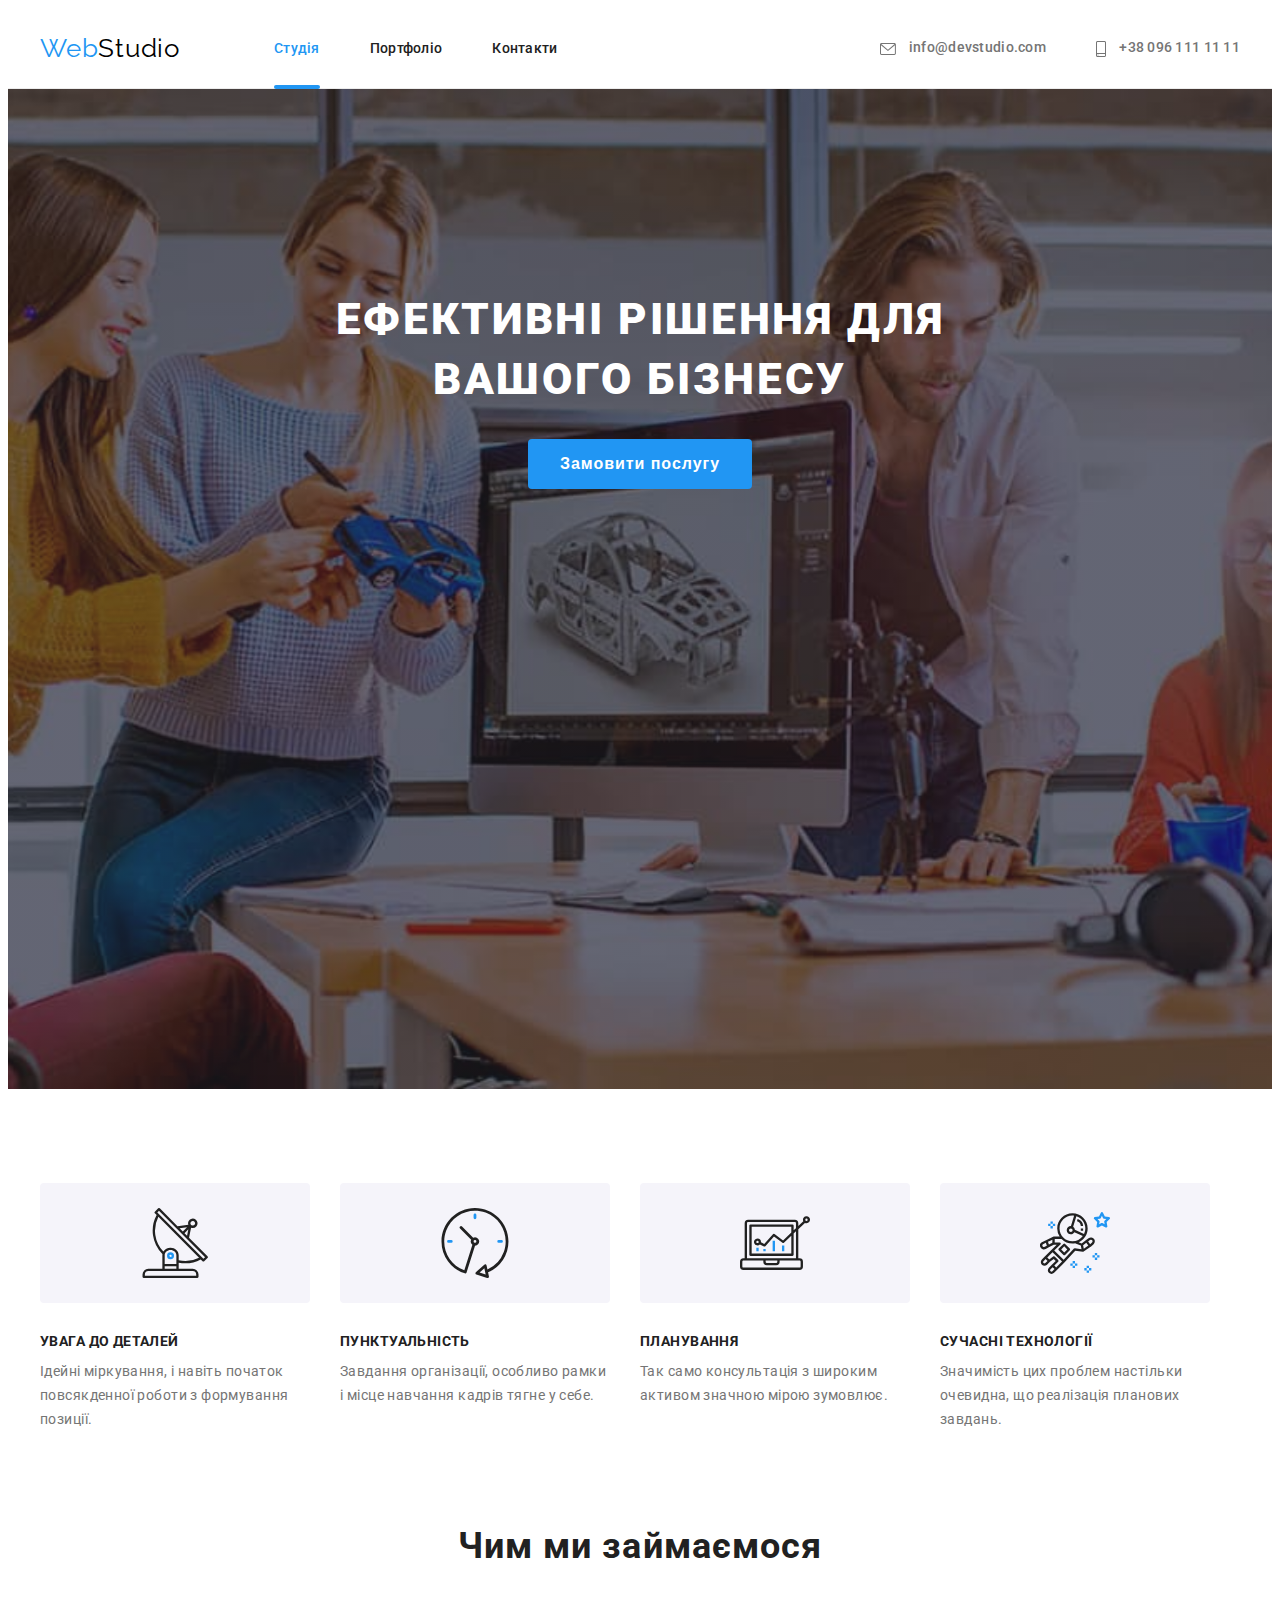
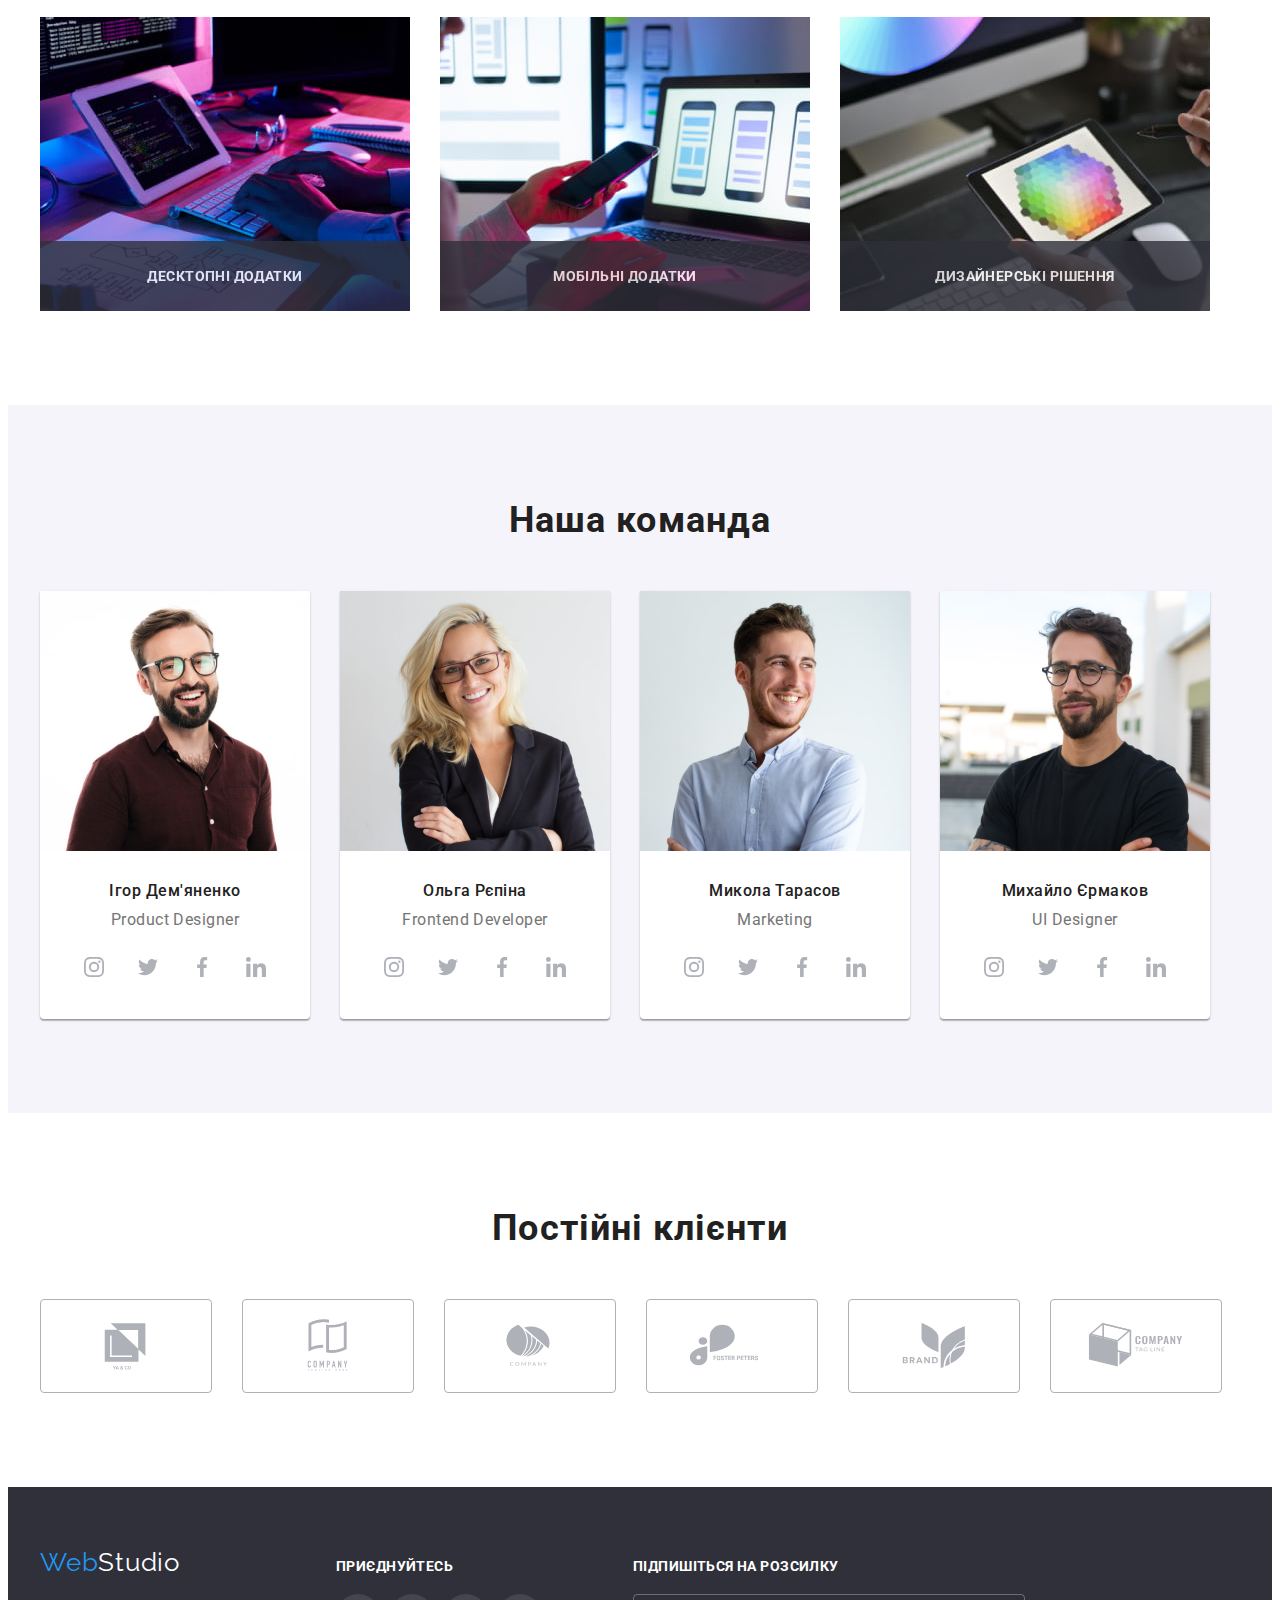
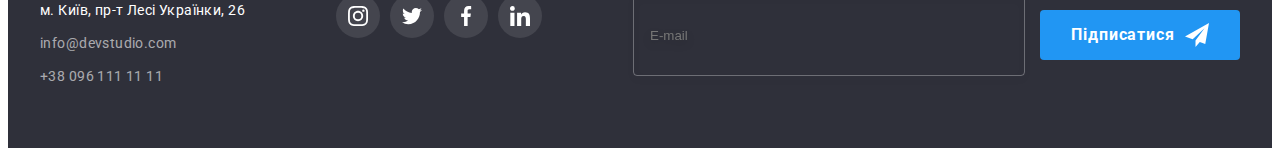
<file: index.html>
<!DOCTYPE html>
<html lang="uk">
  <head>
    <meta charset="UTF-8" />
    <meta http-equiv="X-UA-Compatible" content="IE=edge" />
    <meta name="viewport" content="width=device-width, initial-scale=1.0" />
    <title lang="en">WebStudio Студія</title>

    <link rel="preconnect" href="https://fonts.googleapis.com" />
    <link rel="preconnect" href="https://fonts.gstatic.com" crossorigin />
    <link
      href="https://fonts.googleapis.com/css2?family=Raleway:wght@700&family=Roboto:wght@400;500;700;900&display=swap"
      rel="stylesheet"
    />
    <link
      rel="stylesheet"
      href="https://cdnjs.cloudflare.com/ajax/libs/modern-normalize/1.1.0/modern-normalize.min.css"
      integrity="sha512-wpPYUAdjBVSE4KJnH1VR1HeZfpl1ub8YT/NKx4PuQ5NmX2tKuGu6U/JRp5y+Y8XG2tV+wKQpNHVUX03MfMFn9Q=="
      crossorigin="anonymous"
      referrerpolicy="no-referrer"
    />
    <link rel="stylesheet" href="./css/main.min.css">
    <!-- <link rel="stylesheet" href="./style.css" /> -->
  </head>
  <body>
    <!-- header -->
    <header class="page-header">
      <div class="page-header__nav container">
        <nav class="page-header__nav">
          <a href="./index.html" lang="en" class="logo link"
            >Web<span class="page-header__logo">Studio</span></a
          >
          <ul class="site-nav list">
            <li class="site-nav__item">
              <a href="./index.html" class="site-nav__link link site-nav__link--current" title="Студія">Студія</a>
            </li>
            <li class="site-nav__item">
              <a href="./portfolio.html" class="site-nav__link link" title="Портфоліо">Портфоліо</a>
            </li>
            <li class="site-nav__item"><a href="#" class="site-nav__link link">Контакти</a></li>
          </ul>
        </nav>

        <ul class="contact-nav list">
          <li class="contact-nav__item">
            <a href="mailto:info@devstudio.com" class="contact-nav__link link">
              <svg class="contact-nav__icon" width="16" height="12">
                <use href="./images/icon-set.svg#icon-mail"></use>
              </svg>
              info@devstudio.com</a
            >
          </li>
          <li class="contact-nav__item">
            <a href="tel:+380961111111" class="contact-nav__link link"
              ><svg class="contact-nav__icon" width="10" height="16">
                <use href="./images/icon-set.svg#icon-smartphone"></use>
              </svg>
              +38 096 111 11 11</a
            >
          </li>
        </ul>
      </div>
    </header>
    <main>
      <!-- hero section -->
      <section class="hero hero--overlay">
        <div class="container">
          <h1 class="hero__title">Ефективні рішення для вашого бізнесу</h1>
          <button class="primary-btn" type="button" data-modal-open>Замовити послугу</button>
        </div>
      </section>

      <!-- benefit section -->
      <section class="benefit section">
        <div class="container">
          <h2 class="visually-hidden section__title">Наші переваги</h2>
          <ul class="benefit__list list">
            <li class="benefit__item">
              <div class="benefit__icon">
                <svg width="70" height="70">
                  <use href="./images/icon-set.svg#icon-satellite"></use>
                </svg>
              </div>

              <h3 class="benefit__heading">Увага до деталей</h3>
              <p class="benefit__description">
                Ідейні міркування, і навіть початок повсякденної роботи з формування позиції.
              </p>
            </li>
            <li class="benefit__item">
              <div class="benefit__icon">
                <svg width="70" height="70">
                  <use href="./images/icon-set.svg#icon-clock"></use>
                </svg>
              </div>
              <h3 class="benefit__heading">Пунктуальність</h3>
              <p class="benefit__description">
                Завдання організації, особливо рамки і місце навчання кадрів тягне у себе.
              </p>
            </li>
            <li class="benefit__item">
              <div class="benefit__icon">
                <svg width="70" height="70">
                  <use href="./images/icon-set.svg#icon-diagram"></use>
                </svg>
              </div>
              <h3 class="benefit__heading">Планування</h3>
              <p class="benefit__description">
                Так само консультація з широким активом значною мірою зумовлює.
              </p>
            </li>
            <li class="benefit__item">
              <div class="benefit__icon">
                <svg width="70" height="70">
                  <use href="./images/icon-set.svg#icon-astronaut"></use>
                </svg>
              </div>
              <h3 class="benefit__heading">Сучасні технології</h3>
              <p class="benefit__description">
                Значимість цих проблем настільки очевидна, що реалізація планових завдань.
              </p>
            </li>
          </ul>
        </div>
      </section>
      <!-- about-section -->
      <section class="section">
        <div class="container">
          <h2 class="section__title">Чим ми займаємося</h2>
          <ul class="about-list list">
            <li>
              <div class="thumb">
                <img src="./images/coding.jpg" alt="Зображення процессу кодування" width="370" />
                <p class="about-list__text">Десктопні додатки</p>
              </div>
            </li>
            <li>
              <div class="thumb">
                <img
                  src="./images/check_phone.jpg"
                  alt="Зображення налаштування мобільної версії"
                  width="370"
                />
                <p class="about-list__text">Мобільні додатки</p>
              </div>
            </li>
            <li>
              <div class="thumb">
                <img
                  src="./images/check_color.jpg"
                  alt="Зображення підбору колористичної схеми"
                  width="370"
                />
                <p class="about-list__text">Дизайнерські рішення</p>
              </div>
            </li>
          </ul>
        </div>
      </section>
      <!-- Teams section -->
      <section class="teams section">
        <div class="container">
          <h2 class="section__title">Наша команда</h2>
          <ul class="teams__list list">
            <li class="teams__card">
              <img src="./images/product_designer.jpg" alt="Фото Ігора Дем'яненка" width="270" />
              <div class="teams__description">
                <h3 class="teams__person">Ігор Дем'яненко</h3>
                <p class="teams__career" lang="en">Product Designer</p>
                <ul class="social-list list">
                  <li class="social-list__item">
                    <a href="" class="social-list__link link"
                      ><svg class="social-list__icon" width="20" height="20">
                        <use href="./images/icon-set.svg#icon-instagram"></use>
                      </svg>
                    </a>
                  </li>
                  <li class="social-list__item">
                    <a href="" class="social-list__link link"
                      ><svg class="social-list__icon" width="20" height="20">
                        <use href="./images/icon-set.svg#icon-twitter"></use>
                      </svg>
                    </a>
                  </li>
                  <li class="social-list__item">
                    <a href="" class="social-list__link link"
                      ><svg class="social-list__icon" width="20" height="20">
                        <use href="./images/icon-set.svg#icon-facebook"></use>
                      </svg>
                    </a>
                  </li>
                  <li class="social-list__item">
                    <a href="" class="social-list__link link"
                      ><svg class="social-list__icon" width="20" height="20">
                        <use href="./images/icon-set.svg#icon-linkedin"></use>
                      </svg>
                    </a>
                  </li>
                </ul>
              </div>
            </li>
            <li class="teams__card">
              <img src="./images/frontend_developer.jpg" alt="Фото Ольги Рєпіної" width="270" />
              <div class="teams__description">
                <h3 class="teams__person">Ольга Рєпіна</h3>
                <p class="teams__career" lang="en">Frontend Developer</p>
               <ul class="social-list list">
                  <li class="social-list__item">
                    <a href="" class="social-list__link link"
                      ><svg class="social-list__icon" width="20" height="20">
                        <use href="./images/icon-set.svg#icon-instagram"></use>
                      </svg>
                    </a>
                  </li>
                  <li class="social-list__item">
                    <a href="" class="social-list__link link"
                      ><svg class="social-list__icon" width="20" height="20">
                        <use href="./images/icon-set.svg#icon-twitter"></use>
                      </svg>
                    </a>
                  </li>
                  <li class="social-list__item">
                    <a href="" class="social-list__link link"
                      ><svg class="social-list__icon" width="20" height="20">
                        <use href="./images/icon-set.svg#icon-facebook"></use>
                      </svg>
                    </a>
                  </li>
                  <li class="social-list__item">
                    <a href="" class="social-list__link link"
                      ><svg class="social-list__icon" width="20" height="20">
                        <use href="./images/icon-set.svg#icon-linkedin"></use>
                      </svg>
                    </a>
                  </li>
                </ul>
              </div>
            </li>
            <li class="teams__card">
              <img src="./images/marketing.jpg" alt="Фото Миколи Тарасова" width="270" />
              <div class="teams__description">
                <h3 class="teams__person">Микола Тарасов</h3>
                <p class="teams__career" lang="en">Marketing</p>
               <ul class="social-list list">
                  <li class="social-list__item">
                    <a href="" class="social-list__link link"
                      ><svg class="social-list__icon" width="20" height="20">
                        <use href="./images/icon-set.svg#icon-instagram"></use>
                      </svg>
                    </a>
                  </li>
                  <li class="social-list__item">
                    <a href="" class="social-list__link link"
                      ><svg class="social-list__icon" width="20" height="20">
                        <use href="./images/icon-set.svg#icon-twitter"></use>
                      </svg>
                    </a>
                  </li>
                  <li class="social-list__item">
                    <a href="" class="social-list__link link"
                      ><svg class="social-list__icon" width="20" height="20">
                        <use href="./images/icon-set.svg#icon-facebook"></use>
                      </svg>
                    </a>
                  </li>
                  <li class="social-list__item">
                    <a href="" class="social-list__link link"
                      ><svg class="social-list__icon" width="20" height="20">
                        <use href="./images/icon-set.svg#icon-linkedin"></use>
                      </svg>
                    </a>
                  </li>
                </ul>
              </div>
            </li>
            <li class="teams__card">
              <img src="./images/ua_designer.jpg" alt="Фото Михайла Єрмакова" width="270" />
              <div class="teams__description">
                <h3 class="teams__person">Михайло Єрмаков</h3>
                <p class="teams__career" lang="en">UI Designer</p>
                <ul class="social-list list">
                  <li class="social-list__item">
                    <a href="" class="social-list__link link"
                      ><svg class="social-list__icon" width="20" height="20">
                        <use href="./images/icon-set.svg#icon-instagram"></use>
                      </svg>
                    </a>
                  </li>
                  <li class="social-list__item">
                    <a href="" class="social-list__link link"
                      ><svg class="social-list__icon" width="20" height="20">
                        <use href="./images/icon-set.svg#icon-twitter"></use>
                      </svg>
                    </a>
                  </li>
                  <li class="social-list__item">
                    <a href="" class="social-list__link link"
                      ><svg class="social-list__icon" width="20" height="20">
                        <use href="./images/icon-set.svg#icon-facebook"></use>
                      </svg>
                    </a>
                  </li>
                  <li class="social-list__item">
                    <a href="" class="social-list__link link"
                      ><svg class="social-list__icon" width="20" height="20">
                        <use href="./images/icon-set.svg#icon-linkedin"></use>
                      </svg>
                    </a>
                  </li>
                </ul>
              </div>
            </li>
          </ul>
        </div>
      </section>
      <!-- Client-section  -->
      <section class="client section">
        <div class="container">
          <h2 class="section__title">Постійні клієнти</h2>
          <ul class="client__list list">
            <li >
              <a href="" class="client__link link">
                <svg class="client__icon" width="106" height="60">
                  <use href="./images/icon-set.svg#icon-first-logo"></use>
                </svg>
              </a>
            </li>
            <li >
              <a href="" class="client__link link">
                <svg class="client__icon" width="106" height="60">
                  <use href="./images/icon-set.svg#icon-second-logo"></use>
                </svg>
              </a>
            </li>
            <li>
              <a href="" class="client__link link">
                <svg class="client__icon" width="106" height="60">
                  <use href="./images/icon-set.svg#icon-third-logo"></use>
                </svg>
              </a>
            </li>
            <li >
              <a href="" class="client__link link">
                <svg class="client__icon" width="106" height="60">
                  <use href="./images/icon-set.svg#icon-fourth-logo"></use>
                </svg>
              </a>
            </li>
            <li>
              <a href="" class="client__link link">
                <svg class="client__icon" width="106" height="60">
                  <use href="./images/icon-set.svg#icon-fifth-logo"></use>
                </svg>
              </a>
            </li>
            <li>
              <a href="" class="client__link link">
                <svg class="client__icon" width="106" height="60">
                  <use href="./images/icon-set.svg#icon-sixth-logo"></use>
                </svg>
              </a>
            </li>
          </ul>
        </div>
      </section>
    </main>
    <!-- Footer -->
    <footer class="page-footer">
      <div class="container page-footer__column">
        <div class="column">
          <a href="./index.html" lang="en" class="column__logo logo link"
            >Web<span class="page-footer__logo">Studio</span></a
          >
          <address>
            <ul class="list">
              <li class="address-item">
                <a
                  href="https://www.google.com/maps/d/viewer?mid=10uSM3H-mIU3GznYo2szRIEphczw&hl=en_US&ll=50.426981454572825%2C30.538889775929036&z=18"
                  class="contacts-office link"
                  target="_blank"
                  rel="noopener noreferrer nofollow"
                  >м. Київ, пр-т Лесі Українки, 26</a
                >
              </li>
              <li class="address-item">
                <a href="mailto:info@devstudio.com" class="contacts-footer link"
                  >info@devstudio.com</a
                >
              </li>
              <li class="address-item">
                <a href="tel:+380961111111" class="contacts-footer link">+38 096 111 11 11</a>
              </li>
            </ul>
          </address>
        </div>
        <div class="column">
          <h2 class="join-title">приєднуйтесь</h2>
          <ul class="social-list list">
            <li class="social-list__item">
              <a href="" class="social-list__link link"
                ><svg class="social-list__icon" width="20" height="20">
                  <use href="./images/icon-set.svg#icon-instagram"></use>
                </svg>
              </a>
            </li>
            <li class="social-list__item">
              <a href="" class="social-list__link link"
                ><svg class="social-list__icon" width="20" height="20">
                  <use href="./images/icon-set.svg#icon-twitter"></use>
                </svg>
              </a>
            </li>
            <li class="social-list__item">
              <a href="" class="social-list__link link"
                ><svg class="social-list__icon" width="20" height="20">
                  <use href="./images/icon-set.svg#icon-facebook"></use>
                </svg>
              </a>
            </li>
            <li class="social-list__item">
              <a href="" class="social-list__link link"
                ><svg class="social-list__icon" width="20" height="20">
                  <use href="./images/icon-set.svg#icon-linkedin"></use>
                </svg>
              </a>
            </li>
          </ul>
        </div>
        <div>
          <h2 class="join-title">Підпишіться на розсилку</h2>
          <form>
            <input
              class="subscribe-input"
              type="email"
              name="email"
              id="email"
              placeholder="E-mail"
            />

            <button type="submit" class="subcribe-btn">
              Підписатися<svg class="icon" width="24" height="24">
                <use href="./images/icon-set.svg#icon-send"></use>
              </svg>
            </button>
          </form>
        </div>
      </div>
    </footer>
    <!-- Modal  -->
    <div class="backdrop is-hidden" data-modal>
      <div class="modal">
        <button class="close-btn" data-modal-close>
          <svg class="icon" width="18" height="18">
            <use href="./images/icon-set.svg#icon-close-black"></use>
          </svg>
        </button>
        <h2 class="modal-title">Залиште свої дані, ми вам передзвонимо</h2>
        <form class="callback-form">
          <div class="form-field">
            <label for="user-name" class="form-lable">Ім'я</label>
            <input type="text" name="user-name" id="user-name" class="form-input" placeholder=" " />

            <svg class="icon" width="18" height="18">
              <use href="./images/icon-set.svg#icon-person"></use>
            </svg>
          </div>
          <div class="form-field">
            <label for="user-phone" class="form-lable">Телефон</label>
            <input type="tel" name="user-phone" id="user-phone" class="form-input" />

            <svg class="icon" width="18" height="18">
              <use href="./images/icon-set.svg#icon-phone"></use>
            </svg>
          </div>
          <div class="form-field">
            <label for="user-email" class="form-lable">Пошта</label>
            <input type="email" name="user-email" id="user-email" class="form-input" />

            <svg class="icon" width="18" height="18">
              <use href="./images/icon-set.svg#icon-mail"></use>
            </svg>
          </div>
          <div class="coment-field">
            <label for="coments" class="form-lable">Коментар</label>
            <textarea
              name="coments"
              id="coments"
              rows="9"
              class="form-coments"
              placeholder="Введіть текст"
            ></textarea>
          </div>
          <div class="accept-form">
            <input type="checkbox" value="accept" name="accept" class="checkbox" id="accept" />

            <label for="accept" class="accept-label"
              ><span class="accept-icon">
                <svg class="icon" width="16" height="15">
                  <use href="./images/icon-set.svg#icon-check"></use>
                </svg>
              </span>
              Погоджуюся з розсилкою та приймаю
              <a href="#" class="contract-terms">Умови договору</a>
            </label>
          </div>
          <div class="send-btn">
            <button type="submit" class="subcribe-btn">Відправити</button>
          </div>
        </form>
      </div>
    </div>
    <script src="./js/modal.js"></script>
  </body>
</html>
</file>
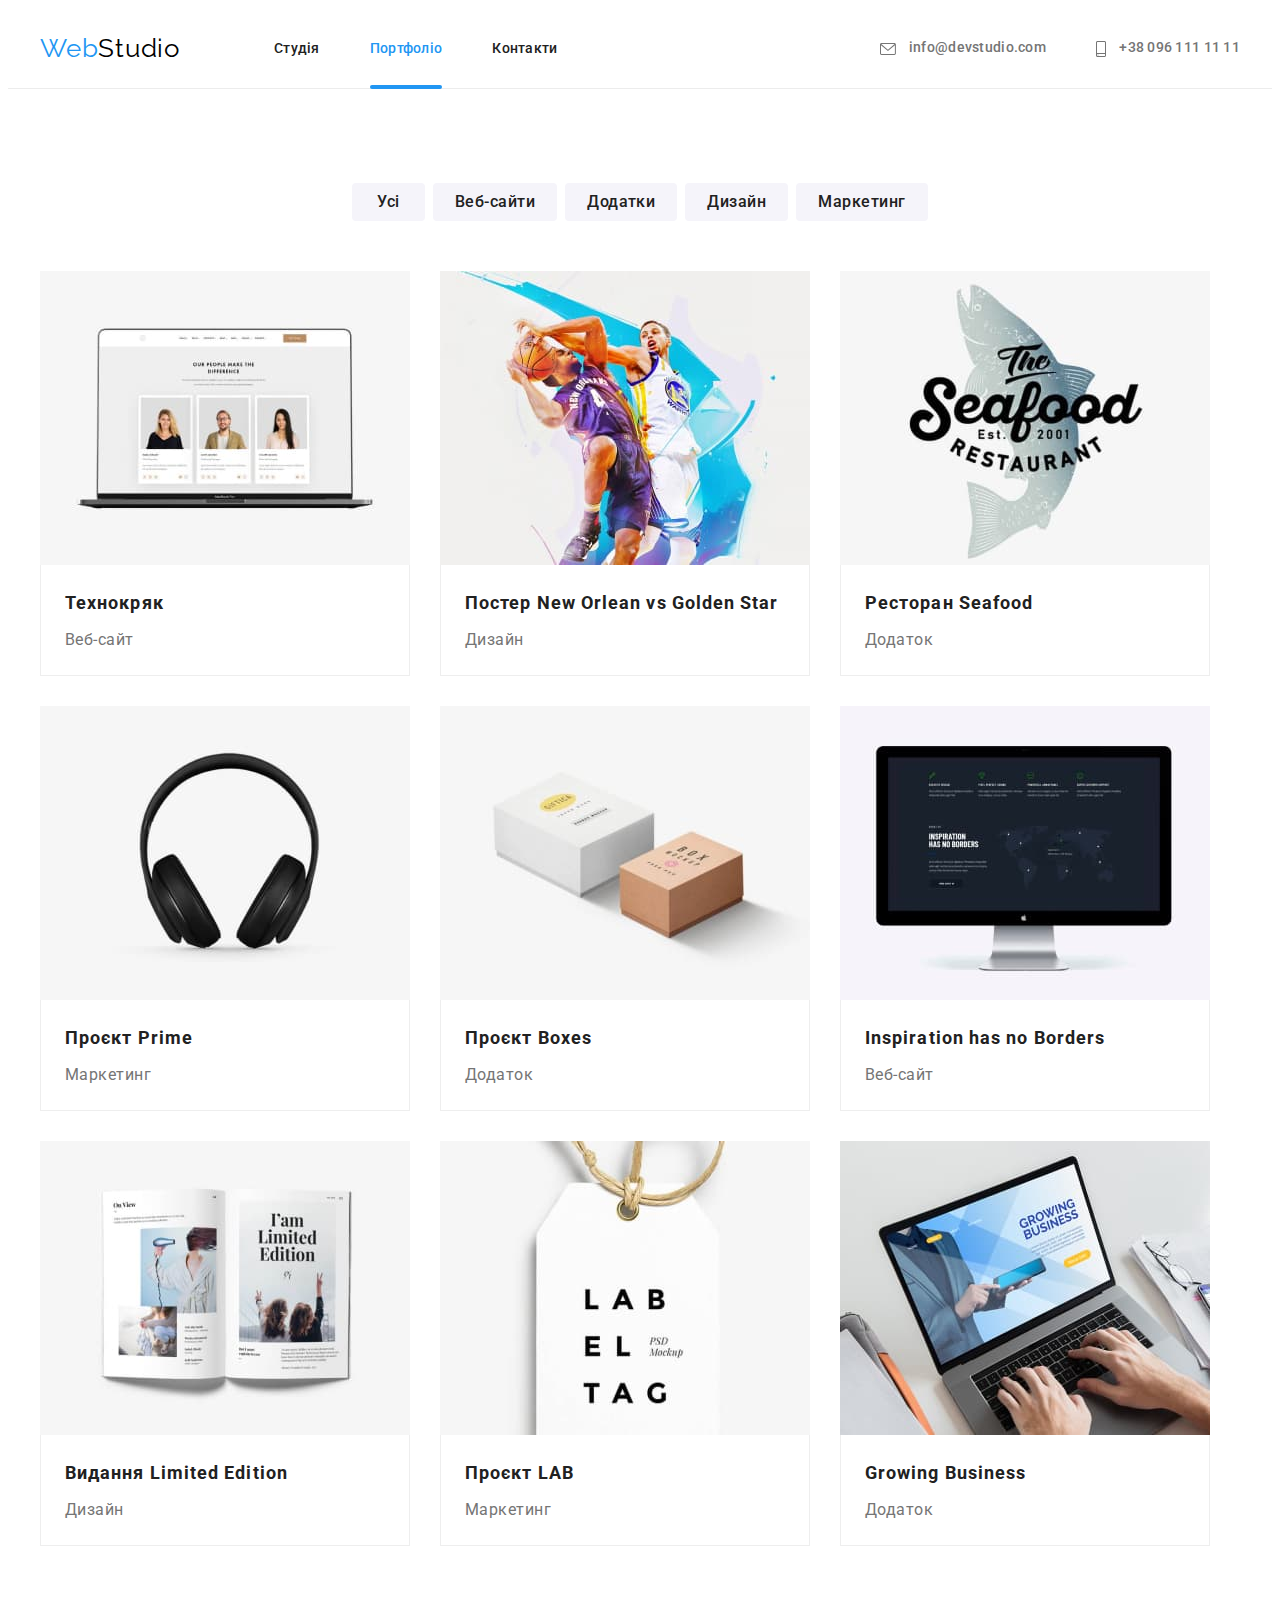
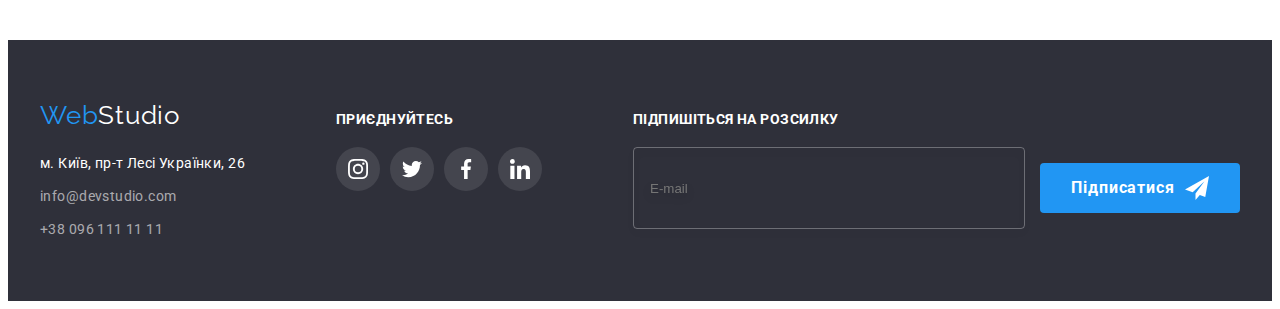
<file: portfolio.html>
<!DOCTYPE html>
<html lang="uk">
  <head>
    <meta charset="UTF-8" />
    <meta http-equiv="X-UA-Compatible" content="IE=edge" />
    <meta name="viewport" content="width=device-width, initial-scale=1.0" />
    <title lang="en">WebStudio Портфоліо</title>

    <link rel="preconnect" href="https://fonts.googleapis.com" />
    <link rel="preconnect" href="https://fonts.gstatic.com" crossorigin />
    <link
      href="https://fonts.googleapis.com/css2?family=Raleway:wght@700&family=Roboto:wght@400;500;700;900&display=swap"
      rel="stylesheet"
    />
    <link
      rel="stylesheet"
      href="https://cdnjs.cloudflare.com/ajax/libs/modern-normalize/1.1.0/modern-normalize.min.css"
      integrity="sha512-wpPYUAdjBVSE4KJnH1VR1HeZfpl1ub8YT/NKx4PuQ5NmX2tKuGu6U/JRp5y+Y8XG2tV+wKQpNHVUX03MfMFn9Q=="
      crossorigin="anonymous"
      referrerpolicy="no-referrer"
    />
    <!-- <link rel="stylesheet" href="./style.css" /> -->
    <link rel="stylesheet" href="./css/main.min.css">

  </head>
  <body>
    <!-- header -->
    <header class="page-header">
      <div class="page-header__nav container">
        <nav class="page-header__nav">
          <a href="./index.html" lang="en" class="logo link"
            >Web<span class="page-header__logo">Studio</span></a
          >
          <ul class="site-nav list">
            <li class="site-nav__item">
              <a href="./index.html" class="site-nav__link link " title="Студія">Студія</a>
            </li>
            <li class="site-nav__item">
              <a href="./portfolio.html" class="site-nav__link link site-nav__link--current" title="Портфоліо">Портфоліо</a>
            </li>
            <li class="site-nav__item"><a href="#" class="site-nav__link link">Контакти</a></li>
          </ul>
        </nav>

        <ul class="contact-nav list">
          <li class="contact-nav__item">
            <a href="mailto:info@devstudio.com" class="contact-nav__link link">
              <svg class="contact-nav__icon" width="16" height="12">
                <use href="./images/icon-set.svg#icon-mail"></use>
              </svg>
              info@devstudio.com</a
            >
          </li>
          <li class="contact-nav__item">
            <a href="tel:+380961111111" class="contact-nav__link link"
              ><svg class="contact-nav__icon" width="10" height="16">
                <use href="./images/icon-set.svg#icon-smartphone"></use>
              </svg>
              +38 096 111 11 11</a
            >
          </li>
        </ul>
      </div>
    </header>
    <main>
      <section class="section">
        <div class="container">
          <ul class="sort-menu list">
            <li  class="item">
              <button class="sort-menu__btn sort-menu__btn--first" type="button">Усі</button>
            </li>
            <li  class="item">
              <button class="sort-menu__btn" type="button">Веб-сайти</button>
            </li>
            <li  class="item">
              <button class="sort-menu__btn" type="button">Додатки</button>
            </li>
            <li  class="item">
              <button class="sort-menu__btn" type="button">Дизайн</button>
            </li>
            <li class="item">
              <button class="sort-menu__btn" type="button">Маркетинг</button>
            </li>
          </ul>
          <ul class="project list">
            <li class="project__cart">
              <a
                class="project__link link"
                href="#"
                target="_blank"
                title="Технокряк"
                rel="noopener nofollow"
              >
                <div class="thumb">
                  <img src="./images/tehnocrak.jpg" alt="Сторінка на єкрані ноутбуку" width="370" />
                  <div class="overlay-text">
                    <p>
                      Ресурс пропонує комплексні пропозиції з різним рівнем функціоналу та сервісів.
                      Все це дозволить відвідувачу отримати вичерпні відомості про компанію чи
                      приватну особу.
                    </p>
                  </div>
                </div>
                <div class="project__description">
                  <h3 class="project__name">Технокряк</h3>
                  <p class="project__type">Веб-сайт</p>
                </div>
              </a>
            </li>
            <li class="project__cart">
              <a
                class="project__link link"
                href="#"
                target="_blank"
                title="Постер New Orlean vs Golden Star"
                rel="noopener nofollow"
                ><div class="thumb">
                  <img src="./images/poster.jpg" alt="Два баскетболісти" width="370" />
                  <div class="overlay-text">
                    <p>
                      Ресурс пропонує комплексні пропозиції з різним рівнем функціоналу та сервісів.
                      Все це дозволить відвідувачу отримати вичерпні відомості про компанію чи
                      приватну особу.
                    </p>
                  </div>
                </div>
                <div class="project__description">
                  <h3 class="project__name">
                    Постер <span lang="en"> New Orlean vs Golden Star</span>
                  </h3>
                  <p class="project__type">Дизайн</p>
                </div>
              </a>
            </li>
            <li class="project__cart">
              <a
                class="project__link link"
                href="#"
                target="_blank"
                title="Ресторан Seafood"
                rel="noopener nofollow"
                ><div class="thumb">
                  <img src="./images/seafood.jpg" alt="Seafood логотип" width="370" />
                  <div class="overlay-text">
                    <p>
                      Ресурс пропонує комплексні пропозиції з різним рівнем функціоналу та сервісів.
                      Все це дозволить відвідувачу отримати вичерпні відомості про компанію чи
                      приватну особу.
                    </p>
                  </div>
                </div>
                <div class="project__description">
                  <h3 class="project__name"> Ресторан <span lang="en">Seafood</span> </h3>
                  <p class="project__type">Додаток</p>
                </div>
              </a>
            </li>
            <li class="project__cart">
              <a
                class="project__link link"
                href="#"
                target="_blank"
                title="Проєкт Prime"
                rel="noopener nofollow"
                ><div class="thumb">
                  <img src="./images/prime.jpg" alt="Навушники" width="370" />
                  <div class="overlay-text">
                    <p>
                      Ресурс пропонує комплексні пропозиції з різним рівнем функціоналу та сервісів.
                      Все це дозволить відвідувачу отримати вичерпні відомості про компанію чи
                      приватну особу.
                    </p>
                  </div>
                </div>
                <div class="project__description">
                  <h3 class="project__name"> Проєкт <span lang="en">Prime</span> </h3>
                  <p class="project__type">Маркетинг</p>
                </div>
              </a>
            </li>
            <li class="project__cart">
              <a
                class="project__link link"
                href="#"
                target="_blank"
                title="Проєкт Boxes"
                rel="noopener nofollow"
                ><div class="thumb">
                  <img src="./images/boxes.jpg" alt="Дві коробки" width="370" />
                  <div class="overlay-text">
                    <p>
                      Ресурс пропонує комплексні пропозиції з різним рівнем функціоналу та сервісів.
                      Все це дозволить відвідувачу отримати вичерпні відомості про компанію чи
                      приватну особу.
                    </p>
                  </div>
                </div>
                <div class="project__description">
                  <h3 class="project__name"> Проєкт <span lang="en">Boxes</span> </h3>
                  <p class="project__type">Додаток</p>
                </div>
              </a>
            </li>
            <li class="project__cart">
              <a
                class="project__link link"
                href="#"
                target="_blank"
                title="Inspiration has no Borders"
                rel="noopener nofollow"
                ><div class="thumb">
                  <img
                    src="./images/inspiration.jpg"
                    alt="Сторінка на єкрані монітора"
                    width="370"
                  />
                  <div class="overlay-text">
                    <p>
                      Ресурс пропонує комплексні пропозиції з різним рівнем функціоналу та сервісів.
                      Все це дозволить відвідувачу отримати вичерпні відомості про компанію чи
                      приватну особу.
                    </p>
                  </div>
                </div>
                <div class="project__description">
                  <h3 class="project__name" lang="en"> Inspiration has no Borders </h3>
                  <p class="project__type">Веб-сайт</p>
                </div>
              </a>
            </li>
            <li class="project__cart">
              <a
                class="project__link link"
                href="#"
                target="_blank"
                title="Видання Limited Edition"
                rel="noopener nofollow"
                ><div class="thumb">
                  <img src="./images/limited.jpg" alt="Розгорнутий журнал" width="370" />
                  <div class="overlay-text">
                    <p>
                      Ресурс пропонує комплексні пропозиції з різним рівнем функціоналу та сервісів.
                      Все це дозволить відвідувачу отримати вичерпні відомості про компанію чи
                      приватну особу.
                    </p>
                  </div>
                </div>
                <div class="project__description">
                  <h3 class="project__name"> Видання <span lang="en">Limited Edition</span> </h3>
                  <p class="project__type">Дизайн</p>
                </div>
              </a>
            </li>
            <li class="project__cart">
              <a
                class="project__link link"
                href="#"
                target="_blank"
                title="Проєкт LAB"
                rel="noopener nofollow"
                ><div class="thumb">
                  <img src="./images/lab.jpg" alt="Бірка" width="370" />
                  <div class="overlay-text">
                    <p>
                      Ресурс пропонує комплексні пропозиції з різним рівнем функціоналу та сервісів.
                      Все це дозволить відвідувачу отримати вичерпні відомості про компанію чи
                      приватну особу.
                    </p>
                  </div>
                </div>
                <div class="project__description">
                  <h3 class="project__name"> Проєкт <span lang="en">LAB</span> </h3>
                  <p class="project__type">Маркетинг</p>
                </div>
              </a>
            </li>
            <li class="project__cart">
              <a
                class="project__link link"
                href="#"
                target="_blank"
                title="Growing Business"
                rel="noopener nofollow"
                ><div class="thumb">
                  <img src="./images/growing.jpg" alt="Друкування на ноутбуку" width="370" />
                  <div class="overlay-text">
                    <p>
                      Ресурс пропонує комплексні пропозиції з різним рівнем функціоналу та сервісів.
                      Все це дозволить відвідувачу отримати вичерпні відомості про компанію чи
                      приватну особу.
                    </p>
                  </div>
                </div>
                <div class="project__description">
                  <h3 class="project__name" lang="en">Growing Business</h3>
                  <p class="project__type">Додаток</p>
                </div>
              </a>
            </li>
          </ul>
        </div>
      </section>
    </main>
    <!-- Footer -->
    <footer class="page-footer">
      <div class="container page-footer__column">
        <div class="column">
          <a href="./index.html" lang="en" class="column__logo logo link"
            >Web<span class="page-footer__logo">Studio</span></a
          >
          <address>
            <ul class="list">
              <li class="address-item">
                <a
                  href="https://www.google.com/maps/d/viewer?mid=10uSM3H-mIU3GznYo2szRIEphczw&hl=en_US&ll=50.426981454572825%2C30.538889775929036&z=18"
                  class="contacts-office link"
                  target="_blank"
                  rel="noopener noreferrer nofollow"
                  >м. Київ, пр-т Лесі Українки, 26</a
                >
              </li>
              <li class="address-item">
                <a href="mailto:info@devstudio.com" class="contacts-footer link"
                  >info@devstudio.com</a
                >
              </li>
              <li class="address-item">
                <a href="tel:+380961111111" class="contacts-footer link">+38 096 111 11 11</a>
              </li>
            </ul>
          </address>
        </div>
        <div class="column">
          <h2 class="join-title">приєднуйтесь</h2>
          <ul class="social-list list">
            <li class="social-list__item">
              <a href="" class="social-list__link link"
                ><svg class="social-list__icon" width="20" height="20">
                  <use href="./images/icon-set.svg#icon-instagram"></use>
                </svg>
              </a>
            </li>
            <li class="social-list__item">
              <a href="" class="social-list__link link"
                ><svg class="social-list__icon" width="20" height="20">
                  <use href="./images/icon-set.svg#icon-twitter"></use>
                </svg>
              </a>
            </li>
            <li class="social-list__item">
              <a href="" class="social-list__link link"
                ><svg class="social-list__icon" width="20" height="20">
                  <use href="./images/icon-set.svg#icon-facebook"></use>
                </svg>
              </a>
            </li>
            <li class="social-list__item">
              <a href="" class="social-list__link link"
                ><svg class="social-list__icon" width="20" height="20">
                  <use href="./images/icon-set.svg#icon-linkedin"></use>
                </svg>
              </a>
            </li>
          </ul>
        </div>
        <div>
          <h2 class="join-title">Підпишіться на розсилку</h2>
          <form>
            <input
              class="subscribe-input"
              type="email"
              name="email"
              id="email"
              placeholder="E-mail"
            />

            <button type="submit" class="subcribe-btn">
              Підписатися<svg class="icon" width="24" height="24">
                <use href="./images/icon-set.svg#icon-send"></use>
              </svg>
            </button>
          </form>
        </div>
      </div>
    </footer>
  </body>
</html>
</file>
<file: style.css>
:root {
  --color-primary: #212121;
  --color-secondary: #fff;
  --color-main-text: #757575;
  --color-logo: #2196f3;
  --color-logo-header: #000;
  --color-background: #2f303a;
  --color-background-secondary: #f5f4fa;
  --color-icon-link: #afb1b8;

  --prime-font-family: 'Roboto', sens-serif;
  --secondary-font-family: 'Raleway';

  --color-bg-project: #eee;
  --main-font-size: 14px;

  --project-cart-gap: 30px;

  --timing-function: cubic-bezier(0.4, 0, 0.2, 1);
}
/* global */
.link {
  text-decoration: none;
}
.list {
  list-style: none;
}
h1,
h2,
h3,
h4,
h5,
h6,
p,
ul {
  margin: 0;
  padding: 0;
}
img {
  display: block;
  max-width: 100%;
  height: auto;
}
body {
  color: var(--color-primary);
  font-family: var(--prime-font-family);
  font-size: var(--main-font-size);
}
.section {
  padding: 94px 0;
}
.container {
  width: 1200px;
  margin-left: auto;
  margin-right: auto;
  padding-left: 15px;
  padding-right: 15px;
}
.visually-hidden {
  position: absolute;
  white-space: nowrap;
  width: 1px;
  height: 1px;
  overflow: hidden;
  border: 0;
  padding: 0;
  clip: rect(0 0 0 0);
  clip-path: inset(50%);
  margin: -1px;
}

/* Header */
.page-header {
  border-bottom: 1px solid #ececec;
}
.page-header__nav {
  display: flex;
  align-items: center;
}
.logo {
  margin-right: 94px;
  color: var(--color-logo);
  font-family: var(--secondary-font-family);
  font-size: 26px;
  line-height: calc(31 / 26);
  letter-spacing: 0.03em;
}
.page-header__logo {
  color: var(--color-logo-header);
}
.site-nav,
.contact-nav {
  display: flex;
  padding: 0;
}
.contact-nav {
  margin-left: auto;
}
.site-nav__item:not(:last-child),
.contact-nav__item:not(:last-child) {
  margin-right: 50px;
}
.site-nav__link {
  display: block;
  padding-top: 32px;
  padding-bottom: 32px;
  font-weight: 500;
  line-height: calc(16 / 14);
  letter-spacing: 0.02em;
  color: var(--color-primary);

  transition: color 250ms var(--timing-function);
}
.site-nav__link:hover,
.site-nav__link:focus {
  color: var(--color-logo);
}
.site-nav__link--current {
  position: relative;
  color: var(--color-logo);
}
.site-nav__link--current::after {
  content: '';
  width: 100%;
  height: 4px;
  position: absolute;
  bottom: -1px;
  left: 0;
  background-color: var(--color-logo);
  border-radius: 2px;
}
.contact-nav__link {
  padding-top: 32px;
  padding-bottom: 32px;
  color: var(--color-main-text);
  font-weight: 500;
  font-size: var(--main-font-size);
  line-height: calc(16 / 14);
  letter-spacing: 0.02em;

  transition: color 250ms var(--timing-function);
}
.contact-nav__link:hover,
.contact-nav__link:focus {
  color: var(--color-logo);
}
.contact-nav__icon {
  vertical-align: middle;
  margin-right: 10px;
  fill: currentColor;
}



/* Hero */
.hero {
  background-color: var(--color-background);
  text-align: center;
  padding: 200px 0;
}
.hero--overlay {
  max-width: 1600px;
  height: 600px;
  margin-right: auto;
  margin-left: auto;
  background-image: linear-gradient(rgba(47, 48, 58, 0.4), rgba(47, 48, 58, 0.4)),
    url(./images/hero-bg.jpg);
  background-position: center;
  background-size: cover;
}
.hero__title {
  margin-bottom: 30px;
  width: 696px;
  margin-left: auto;
  margin-right: auto;
  color: var(--color-secondary);
  font-weight: 900;
  font-size: 44px;
  line-height: calc(60 / 44);
  letter-spacing: 0.06em;
  text-transform: uppercase;
}
.primary__btn {
  padding: 10px 32px;
  border: 0;
  border-radius: 4px;
  font-weight: 700;
  font-size: 16px;
  line-height: calc(30 / 16);
  letter-spacing: 0.06em;
  color: var(--color-secondary);
  background-color: var(--color-logo);
  cursor: pointer;
}

/* benefit */

.benefit {
  padding-bottom: 0;
}
.benefit__list {
  display: flex;
  gap: 30px;
}
.benefit__item {
  width: 270px;
}
.benefit__icon {
  display: flex;
  justify-content: center;
  align-items: center;
  height: 120px;
  background-color: var(--color-background-secondary);

  border-radius: 4px;
  margin-bottom: 30px;
}
.benefit__heading {
  margin-bottom: 10px;
  font-size: var(--main-font-size);
  line-height: calc(16 / 14);
  text-transform: uppercase;
  letter-spacing: 0.03em;
}
.benefit__description {
  letter-spacing: 0.03em;
  line-height: calc(24 / 14);
  color: var(--color-main-text);
}


/* about */

.section__title {
  margin-bottom: 50px;
  font-size: 36px;
  line-height: calc(42 / 36);
  color: var(--color-primary);
  letter-spacing: 0.03em;
  text-align: center;
}
.about__list {
  display: flex;
  gap: 30px;
}
.about__text {
  position: absolute;
  left: 0;
  bottom: 0;
  width: 100%;
  background-color: var(--color-background);
  opacity: 0.8;
  padding-top: 27px;
  padding-bottom: 27px;
  font-weight: 700;
  font-size: var(--main-font-size);
  line-height: calc(16 / 14);
  text-align: center;
  letter-spacing: 0.03em;
  text-transform: uppercase;
  color: var(--color-secondary);
}
/* not cutted  */
/* teams */
.teams {
  background-color: var(--color-background-secondary);
}
.teams__list {
  display: flex;
  gap: 30px;
}
.teams__card {
  background-color: var(--color-secondary);
  text-align: center;
  box-shadow: 0px 1px 3px rgba(0, 0, 0, 0.12), 0px 1px 1px rgba(0, 0, 0, 0.14),
    0px 2px 1px rgba(0, 0, 0, 0.2);
  border-radius: 0px 0px 4px 4px;
}
.teams__description {
  padding: 30px 10px;
}
.teams__person {
  margin-bottom: 10px;
  font-weight: 500;
  font-size: 16px;
  line-height: calc(19 / 16);
  color: var(--color-primary);
  letter-spacing: 0.03em;
}
.teams__career {
  font-size: 16px;
  line-height: calc(19 / 16);
  color: var(--color-main-text);
  letter-spacing: 0.03em;
  margin-bottom: 16px;
}
/* not cutted  */
.social-list {
  display: flex;
  justify-content: center;
  gap: 10px;
}
.social-list__item {
  width: 44px;
  height: 44px;
}
.social-list__link {
  display: flex;
  justify-content: center;
  align-items: center;
  width: 100%;
  height: 100%;
  border-radius: 50%;
  color: var(--color-icon-link);
  transition: color 250ms var(--timing-function), background-color 250ms var(--timing-function);
}
.social-list__link:hover,
.social-list__link:focus {
  color: var(--color-secondary);
  background-color: var(--color-logo);
}
.social-list__icon {
  fill: currentColor;
}

/* Clients-section  */
.client__list {
  display: flex;
  gap: 30px;
}

.client__link {
  text-align: center;
  display: flex;
  justify-content: center;
  align-items: center;
  width: 170px;
  height: 92px;
  border: 1px solid var(--color-icon-link);
  border-radius: 4px;
  color: var(--color-icon-link);
  transition: color 250ms var(--timing-function), border 250ms var(--timing-function);
}
.client__link:hover,
.client__link:focus {
  color: var(--color-logo);
  border: 1px solid var(--color-logo);
}
.client__icon {
  fill: currentColor;
}
/* not cutted  */
/* footer */
.page-footer {
  background-color: var(--color-background);
  font-style: normal;
  line-height: calc(24 / 14);
  color: var(--color-secondary);
  padding-top: 60px;
  padding-bottom: 60px;
}
.page-footer__column {
  display: flex;
  align-items: baseline;
  justify-content: space-between;
}

.column_logo {
  display: block;
  margin-right: 0;
  margin-bottom: 20px;
}
.page-footer__logo {
  color: var(--color-secondary);
}
.contacts-office {
  font-style: normal;
  line-height: calc(24 / 14);
  color: var(--color-secondary);
  letter-spacing: 0.03em;
}
.contacts-footer {
  font-style: normal;
  line-height: calc(24 / 14);
  color: rgba(255, 255, 255, 0.6);
  letter-spacing: 0.03em;
}
.address-item:not(:last-child) {
  margin-bottom: 9px;
}

.join-title {
  margin-bottom: 20px;
  font-family: 'Roboto';
  font-weight: 700;
  font-size: 14px;
  line-height: calc(16 / 14);
  letter-spacing: 0.03em;
  text-transform: uppercase;
}
.column .social-link {
  display: flex;
  justify-content: center;
  align-items: center;
  width: 44px;
  background-color: rgba(255, 255, 255, 0.1);
  color: var(--color-secondary);
  transition: background-color 250ms var(--timing-function);
}
.column .social-link:hover,
.column .social-link:focus {
  background-color: var(--color-logo);
}

.subscribe-form {
  position: relative;
  display: inline;
}
.subscribe-input {
  width: 358px;
  height: 50px;
  padding: 15px 16px;
  border: 1px solid rgba(255, 255, 255, 0.3);
  filter: drop-shadow(0px 4px 4px rgba(0, 0, 0, 0.15));
  border-radius: 4px;
  background-color: transparent;
  color: var(--color-bg-project);
}

.subcribe-btn {
  margin-left: 12px;
  width: 200px;
  height: 50px;
  font-family: 'Roboto';
  font-weight: 700;
  font-size: 16px;
  line-height: calc(30 / 16);
  letter-spacing: 0.06em;
  text-align: center;
  background-color: var(--color-logo);
  color: var(--color-secondary);
  border: 0px;
  border-radius: 4px;
}
.subcribe-btn .icon {
  margin-left: 10px;
  vertical-align: middle;
}

/* modal  */
.backdrop {
  position: fixed;
  top: 0;
  left: 0;
  width: 100%;
  height: 100%;
  display: flex;
  justify-content: center;
  align-items: center;
  background-color: rgba(0, 0, 0, 0.2);
  opacity: 1;
  visibility: visible;
  transition: opacity 250ms var(--timing-function), visibility 250ms var(--timing-function);
}
.backdrop.is-hidden {
  opacity: 0;
  pointer-events: none;
  visibility: hidden;
}
.backdrop.is-hidden .modal {
  transform: scale(0.7);
}
.modal {
  position: fixed;
  min-width: 528px;
  min-height: 581px;
  padding: 40px;
  background-color: var(--color-secondary);
  border-radius: 4px;
  transform: scale(1);
  transition: transform 250ms var(--timing-function);
}
.close-btn {
  position: absolute;
  top: 8px;
  right: 8px;
  display: flex;
  justify-content: center;
  align-items: center;
  padding: 0;
  border: 1px solid rgba(0, 0, 0, 0.1);
  border-radius: 50%;
  color: var(--color-logo-header);
  width: 30px;
  height: 30px;
  cursor: pointer;
  transition: color 250ms var(--timing-function);
  background-color: transparent;
}
.close-btn .icon {
  fill: currentColor;
}
.close-btn:hover,
.close-btn:focus {
  color: var(--color-logo);
}
.modal-title {
  margin-bottom: 12px;
  font-family: 'Roboto';
  font-weight: 700;
  font-size: 20px;
  line-height: calc(23 / 20);
  text-align: center;
  letter-spacing: 0.03em;
  color: var(--color-primary);
}

.form-field {
  position: relative;
  display: flex;
  flex-direction: column;
  margin-bottom: 10px;
}
.form-lable {
  margin-bottom: 4px;
  font-family: 'Roboto';
  font-weight: 400;
  font-size: 12px;
  line-height: calc(14 / 12);
  letter-spacing: 0.01em;
  color: var(--color-main-text);
}
.form-input {
  padding-left: 42px;
  height: 40px;
  border: 1px solid rgba(33, 33, 33, 0.2);
  border-radius: 4px;
  outline: none;
  transition: border 250ms var(--timing-function);
}
.form-field .icon {
  position: absolute;
  bottom: 50%;
  left: 12px;
  bottom: 11px;
  fill: currentColor;
  transition: color 250ms var(--timing-function);
}
.form-input:hover,
.form-input:focus {
  cursor: pointer;

  border: 1px solid var(--color-logo);
}
.form-input:hover + .icon,
.form-input:focus + .icon {
  color: #2196f3;
}
.coment-field {
  display: flex;
  flex-direction: column;
}
.form-coments {
  margin-bottom: 20px;
  padding: 12px 16px;
  width: 448px;
  height: 120px;
  resize: none;
  border: 1px solid rgba(33, 33, 33, 0.2);
  border-radius: 4px;
  outline: none;
  transition: border 250ms var(--timing-function);
}
.form-coments:hover,
.form-coments:focus {
  border: 1px solid var(--color-logo);
  cursor: pointer;
}
.form-coments::placeholder {
  font-family: 'Roboto';
  font-weight: 400;
  font-size: 12px;
  line-height: calc(14 / 12);
  letter-spacing: 0.01em;
  color: rgba(117, 117, 117, 0.5);
}
.accept-form {
  display: flex;
  justify-content: center;
  align-items: center;
  margin-left: auto;
  margin-right: auto;
  margin-bottom: 30px;
}

.checkbox {
  position: absolute;
  white-space: nowrap;
  width: 1px;
  height: 1px;
  overflow: hidden;
  border: 0;
  padding: 0;
  clip: rect(0 0 0 0);
  clip-path: inset(50%);
  margin: -1px;
}

.accept-label {
  display: flex;
  justify-content: center;
  align-items: center;
  font-family: 'Roboto';
  font-weight: 400;
  font-size: 14px;
  line-height: calc(24 / 14);
  letter-spacing: 0.03em;
  color: var(--color-main-text);
}
.accept-icon {
  display: flex;
  justify-content: center;
  align-items: center;
  margin-right: 8px;
  border-radius: 2px;
  outline: 2px solid var(--color-logo-header);
  outline-offset: -2px;
}

.accept-label .icon {
  visibility: hidden;
}

.checkbox:checked + .accept-label .icon {
  visibility: visible;
}

.checkbox:focus + .accept-label .accept-icon {
  outline: 2px solid var(--color-logo);
}
.checkbox:checked + .accept-label .accept-icon {
  visibility: hidden;
}

.contract-terms {
  margin-left: 8px;
  color: var(--color-logo);
}
.send-btn {
  display: flex;
  justify-content: center;
}
.send-btn .subcribe-btn {
  box-shadow: 0px 4px 4px rgba(0, 0, 0, 0.15);
  transition: background-color 250ms var(--timing-function);
}
.send-btn .subcribe-btn:hover,
.send-btn .subcribe-btn:focus {
  background-color: #188ce8;
}
/* not cutted  */
/* portfolio main */
.menu-btn {
  display: flex;
  justify-content: center;
  margin-bottom: 50px;
}
.menu-btn .item {
  margin-left: 8px;
}
.menu-btn .item:first-child {
  margin-left: 0;
}
.sort-btn {
  padding: 6px 22px;
  color: inherit;
  background-color: var(--color-background-secondary);
  font-family: inherit;
  font-weight: 500;
  font-size: 16px;
  line-height: calc(26 / 16);
  letter-spacing: 0.03em;
  border: 1px;
  cursor: pointer;
  border-radius: 4px;
  transition: color 250ms var(--timing-function), background-color 250ms var(--timing-function),
    box-shadow 250ms var(--timing-function);
}
.first-sort-btn {
  padding-left: 25px;
  padding-right: 25px;
}
.sort-btn:hover,
.sort-btn:focus {
  background-color: var(--color-logo);
  color: var(--color-secondary);
  box-shadow: 0px 3px 1px rgba(0, 0, 0, 0.1), 0px 1px 2px rgba(0, 0, 0, 0.08),
    0px 2px 2px rgba(0, 0, 0, 0.12);
}
.project {
  display: flex;
  flex-wrap: wrap;
  margin-left: calc(-1 * var(--project-cart-gap));
  margin-top: calc(-1 * var(--project-cart-gap));
}
.project-cart {
  margin-left: var(--project-cart-gap);
  margin-top: var(--project-cart-gap);
}
.project-link {
  display: block;
  min-width: 370px;
  min-height: 404px;

  transition: box-shadow 250ms var(--timing-function);
}
.thumb {
  position: relative;
  overflow: hidden;
}
.overlay-text {
  position: absolute;
  padding: 63px 24px;

  width: 100%;
  height: 100%;
  background-color: var(--color-logo);
  top: 0;
  left: 0;
  transform: translateY(100%);
  opacity: 0.2;

  font-weight: 400;
  font-size: 18px;
  line-height: calc(28 / 18);
  letter-spacing: 0.03em;
  color: var(--color-secondary);
  transition: transform 250ms var(--timing-function), opacity 250ms var(--timing-function);
}

.project-link:hover,
.project-link:focus {
  box-shadow: 0px 1px 1px rgba(0, 0, 0, 0.12), 0px 4px 4px rgba(0, 0, 0, 0.06),
    1px 4px 6px rgba(0, 0, 0, 0.16);
}
.project-cart:hover .overlay-text {
  opacity: 1;
  transform: translateY(0);
}
.project-name {
  color: var(--color-primary);
  font-size: 18px;
  line-height: calc(36 / 18);
  letter-spacing: 0.06em;
  margin-bottom: 4px;
}
.project-type {
  color: var(--color-main-text);
  font-size: 16px;
  line-height: calc(30 / 16);
  letter-spacing: 0.03em;
}
.project-description {
  z-index: 2;
  padding: 20px 24px;
  border-left: 1px solid var(--color-bg-project);
  border-bottom: 1px solid var(--color-bg-project);
  border-right: 1px solid var(--color-bg-project);
}
</file>
<file: css/main.min.css>
:root{--color-primary: #212121;--color-secondary: #fff;--color-main-text: #757575;--color-logo: #2196f3;--color-logo-header: #000;--color-background: #2f303a;--color-background-secondary: #f5f4fa;--color-icon-link: #afb1b8;--prime-font-family: "Roboto", sens-serif;--secondary-font-family: "Raleway";--color-bg-project: #eee;--main-font-size: 14px;--project-cart-gap: 30px;--timing-function: cubic-bezier(0.4, 0, 0.2, 1)}.visually-hidden{position:absolute;white-space:nowrap;width:1px;height:1px;overflow:hidden;border:0;padding:0;clip:rect(0 0 0 0);-webkit-clip-path:inset(50%);clip-path:inset(50%);margin:-1px}.link{text-decoration:none}.list{list-style:none}h1,h2,h3,h4,h5,h6,p,ul{margin:0;padding:0}img{display:block;max-width:100%;height:auto}body{color:var(--color-primary);font-family:var(--prime-font-family);font-size:var(--main-font-size)}.container{width:1200px;margin-left:auto;margin-right:auto;padding-left:15px;padding-right:15px}.backdrop{position:fixed;top:0;left:0;width:100%;height:100%;display:-webkit-box;display:-ms-flexbox;display:flex;-webkit-box-pack:center;-ms-flex-pack:center;justify-content:center;-webkit-box-align:center;-ms-flex-align:center;align-items:center;background-color:rgba(0,0,0,.2);opacity:1;visibility:visible;-webkit-transition:opacity 250ms var(--timing-function),visibility 250ms var(--timing-function);transition:opacity 250ms var(--timing-function),visibility 250ms var(--timing-function)}.backdrop.is-hidden{opacity:0;pointer-events:none;visibility:hidden}.backdrop.is-hidden .modal{-webkit-transform:scale(0.7);transform:scale(0.7)}.modal{position:fixed;min-width:528px;min-height:581px;padding:40px;background-color:var(--color-secondary);border-radius:4px;-webkit-transform:scale(1);transform:scale(1);-webkit-transition:-webkit-transform 250ms var(--timing-function);transition:-webkit-transform 250ms var(--timing-function);transition:transform 250ms var(--timing-function);transition:transform 250ms var(--timing-function), -webkit-transform 250ms var(--timing-function)}.backdrop.is-hidden .modal{-webkit-transform:scale(0.7);transform:scale(0.7)}.close-btn{position:absolute;top:8px;right:8px;display:-webkit-box;display:-ms-flexbox;display:flex;-webkit-box-pack:center;-ms-flex-pack:center;justify-content:center;-webkit-box-align:center;-ms-flex-align:center;align-items:center;padding:0;border:1px solid rgba(0,0,0,.1);border-radius:50%;color:var(--color-logo-header);width:30px;height:30px;cursor:pointer;-webkit-transition:color 250ms var(--timing-function);transition:color 250ms var(--timing-function);background-color:rgba(0,0,0,0)}.close-btn .icon{fill:currentColor}.close-btn:hover,.close-btn:focus{color:var(--color-logo)}.modal-title{margin-bottom:12px;font-family:"Roboto";font-weight:700;font-size:20px;line-height:1.15;text-align:center;letter-spacing:.03em;color:var(--color-primary)}.form-field{position:relative;display:-webkit-box;display:-ms-flexbox;display:flex;-webkit-box-orient:vertical;-webkit-box-direction:normal;-ms-flex-direction:column;flex-direction:column;margin-bottom:10px}.form-field .icon{position:absolute;bottom:50%;left:12px;bottom:11px;fill:currentColor;-webkit-transition:color 250ms var(--timing-function);transition:color 250ms var(--timing-function)}.form-lable{margin-bottom:4px;font-family:"Roboto";font-weight:400;font-size:12px;line-height:1.1666666667;letter-spacing:.01em;color:var(--color-main-text)}.form-input{padding-left:42px;height:40px;border:1px solid rgba(33,33,33,.2);border-radius:4px;outline:none;-webkit-transition:border 250ms var(--timing-function);transition:border 250ms var(--timing-function)}.form-input:hover,.form-input:focus{cursor:pointer;border:1px solid var(--color-logo)}.form-input:hover+.icon,.form-input:focus+.icon{color:#2196f3}.coment-field{display:-webkit-box;display:-ms-flexbox;display:flex;-webkit-box-orient:vertical;-webkit-box-direction:normal;-ms-flex-direction:column;flex-direction:column}.form-coments{margin-bottom:20px;padding:12px 16px;width:448px;height:120px;resize:none;border:1px solid rgba(33,33,33,.2);border-radius:4px;outline:none;-webkit-transition:border 250ms var(--timing-function);transition:border 250ms var(--timing-function)}.form-coments:hover,.form-coments:focus{border:1px solid var(--color-logo);cursor:pointer}.form-coments::-webkit-input-placeholder{font-family:"Roboto";font-weight:400;font-size:12px;line-height:1.1666666667;letter-spacing:.01em;color:rgba(117,117,117,.5)}.form-coments::-moz-placeholder{font-family:"Roboto";font-weight:400;font-size:12px;line-height:1.1666666667;letter-spacing:.01em;color:rgba(117,117,117,.5)}.form-coments:-ms-input-placeholder{font-family:"Roboto";font-weight:400;font-size:12px;line-height:1.1666666667;letter-spacing:.01em;color:rgba(117,117,117,.5)}.form-coments::-ms-input-placeholder{font-family:"Roboto";font-weight:400;font-size:12px;line-height:1.1666666667;letter-spacing:.01em;color:rgba(117,117,117,.5)}.form-coments::placeholder{font-family:"Roboto";font-weight:400;font-size:12px;line-height:1.1666666667;letter-spacing:.01em;color:rgba(117,117,117,.5)}.accept-form{display:-webkit-box;display:-ms-flexbox;display:flex;-webkit-box-pack:center;-ms-flex-pack:center;justify-content:center;-webkit-box-align:center;-ms-flex-align:center;align-items:center;margin-left:auto;margin-right:auto;margin-bottom:30px}.checkbox{position:absolute;white-space:nowrap;width:1px;height:1px;overflow:hidden;border:0;padding:0;clip:rect(0 0 0 0);-webkit-clip-path:inset(50%);clip-path:inset(50%);margin:-1px}.accept-label{display:-webkit-box;display:-ms-flexbox;display:flex;-webkit-box-pack:center;-ms-flex-pack:center;justify-content:center;-webkit-box-align:center;-ms-flex-align:center;align-items:center;font-family:"Roboto";font-weight:400;font-size:14px;line-height:1.7142857143;letter-spacing:.03em;color:var(--color-main-text)}.accept-icon{display:-webkit-box;display:-ms-flexbox;display:flex;-webkit-box-pack:center;-ms-flex-pack:center;justify-content:center;-webkit-box-align:center;-ms-flex-align:center;align-items:center;margin-right:8px;border-radius:2px;outline:2px solid var(--color-logo-header);outline-offset:-2px}.accept-label .icon{visibility:hidden}.checkbox:checked+.accept-label .icon{visibility:visible}.checkbox:focus+.accept-label .accept-icon{outline:2px solid var(--color-logo)}.checkbox:checked+.accept-label .accept-icon{visibility:hidden}.contract-terms{margin-left:8px;color:var(--color-logo)}.send-btn{display:-webkit-box;display:-ms-flexbox;display:flex;-webkit-box-pack:center;-ms-flex-pack:center;justify-content:center}.send-btn .subcribe-btn{-webkit-box-shadow:0px 4px 4px rgba(0,0,0,.15);box-shadow:0px 4px 4px rgba(0,0,0,.15);-webkit-transition:background-color 250ms var(--timing-function);transition:background-color 250ms var(--timing-function)}.send-btn .subcribe-btn:hover,.send-btn .subcribe-btn:focus{background-color:#188ce8}.thumb{position:relative;overflow:hidden}.page-header{border-bottom:1px solid #ececec}.page-header__nav{display:-webkit-box;display:-ms-flexbox;display:flex;-webkit-box-align:center;-ms-flex-align:center;align-items:center}.site-nav,.contact-nav{display:-webkit-box;display:-ms-flexbox;display:flex;padding:0}.contact-nav{margin-left:auto}.site-nav__item:not(:last-child),.contact-nav__item:not(:last-child){margin-right:50px}.site-nav__link{display:block;padding-top:32px;padding-bottom:32px;font-weight:500;line-height:1.1428571429;letter-spacing:.02em;color:var(--color-primary);-webkit-transition:color 250ms var(--timing-function);transition:color 250ms var(--timing-function)}.site-nav__link:hover,.site-nav__link:focus{color:var(--color-logo)}.site-nav__link--current{position:relative;color:var(--color-logo)}.site-nav__link--current::after{content:"";width:100%;height:4px;position:absolute;bottom:-1px;left:0;background-color:var(--color-logo);border-radius:2px}.contact-nav__link{padding-top:32px;padding-bottom:32px;color:var(--color-main-text);font-weight:500;font-size:var(--main-font-size);line-height:1.1428571429;letter-spacing:.02em;-webkit-transition:color 250ms var(--timing-function);transition:color 250ms var(--timing-function)}.contact-nav__link:hover,.contact-nav__link:focus{color:var(--color-logo)}.contact-nav__icon{vertical-align:middle;margin-right:10px;fill:currentColor}.logo{margin-right:94px;color:var(--color-logo);font-family:var(--secondary-font-family);font-size:26px;line-height:1.1923076923;letter-spacing:.03em}.page-header__logo{color:var(--color-logo-header)}.column__logo{display:block;margin-right:0;margin-bottom:20px}.page-footer__logo{color:var(--color-secondary)}.hero{background-color:var(--color-background);text-align:center;padding:200px 0}.hero--overlay{max-width:1600px;height:600px;margin-right:auto;margin-left:auto;background-image:-webkit-gradient(linear, left top, left bottom, from(rgba(47, 48, 58, 0.4)), to(rgba(47, 48, 58, 0.4))),url(../images/hero-bg.jpg);background-image:linear-gradient(rgba(47, 48, 58, 0.4), rgba(47, 48, 58, 0.4)),url(../images/hero-bg.jpg);background-position:center;background-size:cover}.hero__title{margin-bottom:30px;width:696px;margin-left:auto;margin-right:auto;color:var(--color-secondary);font-weight:900;font-size:44px;line-height:1.3636363636;letter-spacing:.06em;text-transform:uppercase}.primary-btn{padding:10px 32px;border:0;border-radius:4px;font-weight:700;font-size:16px;line-height:1.875;letter-spacing:.06em;color:var(--color-secondary);background-color:var(--color-logo);cursor:pointer}.section{padding:94px 0}.section__title{margin-bottom:50px;font-size:36px;line-height:1.1666666667;color:var(--color-primary);letter-spacing:.03em;text-align:center}.benefit{padding-bottom:0}.benefit__list{display:-webkit-box;display:-ms-flexbox;display:flex;gap:30px}.benefit__item{width:270px}.benefit__icon{display:-webkit-box;display:-ms-flexbox;display:flex;-webkit-box-pack:center;-ms-flex-pack:center;justify-content:center;-webkit-box-align:center;-ms-flex-align:center;align-items:center;height:120px;background-color:var(--color-background-secondary);border-radius:4px;margin-bottom:30px}.benefit__heading{margin-bottom:10px;font-size:var(--main-font-size);line-height:1.1428571429;text-transform:uppercase;letter-spacing:.03em}.benefit__description{letter-spacing:.03em;line-height:1.7142857143;color:var(--color-main-text)}.about-list{display:-webkit-box;display:-ms-flexbox;display:flex;gap:30px}.about-list__text{position:absolute;left:0;bottom:0;width:100%;background-color:var(--color-background);opacity:.8;padding-top:27px;padding-bottom:27px;font-weight:700;font-size:var(--main-font-size);line-height:1.1428571429;text-align:center;letter-spacing:.03em;text-transform:uppercase;color:var(--color-secondary)}.teams{background-color:var(--color-background-secondary)}.teams__list{display:-webkit-box;display:-ms-flexbox;display:flex;gap:30px}.teams__card{background-color:var(--color-secondary);text-align:center;-webkit-box-shadow:0px 1px 3px rgba(0,0,0,.12),0px 1px 1px rgba(0,0,0,.14),0px 2px 1px rgba(0,0,0,.2);box-shadow:0px 1px 3px rgba(0,0,0,.12),0px 1px 1px rgba(0,0,0,.14),0px 2px 1px rgba(0,0,0,.2);border-radius:0px 0px 4px 4px}.teams__description{padding:30px 10px}.teams__person{margin-bottom:10px;font-weight:500;font-size:16px;line-height:1.1875;color:var(--color-primary);letter-spacing:.03em}.teams__career{font-size:16px;line-height:1.1875;color:var(--color-main-text);letter-spacing:.03em;margin-bottom:16px}.social-list{display:-webkit-box;display:-ms-flexbox;display:flex;-webkit-box-pack:center;-ms-flex-pack:center;justify-content:center;gap:10px}.social-list__item{width:44px;height:44px}.social-list__link{display:-webkit-box;display:-ms-flexbox;display:flex;-webkit-box-pack:center;-ms-flex-pack:center;justify-content:center;-webkit-box-align:center;-ms-flex-align:center;align-items:center;width:100%;height:100%;border-radius:50%;color:var(--color-icon-link);-webkit-transition:color 250ms var(--timing-function),background-color 250ms var(--timing-function);transition:color 250ms var(--timing-function),background-color 250ms var(--timing-function)}.social-list__link:hover,.social-list__link:focus{color:var(--color-secondary);background-color:var(--color-logo)}.column .social-list__link{display:-webkit-box;display:-ms-flexbox;display:flex;-webkit-box-pack:center;-ms-flex-pack:center;justify-content:center;-webkit-box-align:center;-ms-flex-align:center;align-items:center;width:100%;height:100%;background-color:rgba(255,255,255,.1);color:var(--color-secondary);-webkit-transition:background-color 250ms var(--timing-function);transition:background-color 250ms var(--timing-function)}.column .social-list__link:hover,.column .social-list__link:focus{background-color:var(--color-logo)}.social-list__icon{fill:currentColor}.client__list{display:-webkit-box;display:-ms-flexbox;display:flex;gap:30px}.client__link{text-align:center;display:-webkit-box;display:-ms-flexbox;display:flex;-webkit-box-pack:center;-ms-flex-pack:center;justify-content:center;-webkit-box-align:center;-ms-flex-align:center;align-items:center;width:170px;height:92px;border:1px solid var(--color-icon-link);border-radius:4px;color:var(--color-icon-link);-webkit-transition:color 250ms var(--timing-function),border 250ms var(--timing-function);transition:color 250ms var(--timing-function),border 250ms var(--timing-function)}.client__link:hover,.client__link:focus{color:var(--color-logo);border:1px solid var(--color-logo)}.client__icon{fill:currentColor}.page-footer{background-color:var(--color-background);font-style:normal;line-height:1.7142857143;color:var(--color-secondary);padding-top:60px;padding-bottom:60px}.page-footer__column{display:-webkit-box;display:-ms-flexbox;display:flex;-webkit-box-align:baseline;-ms-flex-align:baseline;align-items:baseline;-webkit-box-pack:justify;-ms-flex-pack:justify;justify-content:space-between}.contacts-office{font-style:normal;line-height:1.7142857143;color:var(--color-secondary);letter-spacing:.03em}.contacts-footer{font-style:normal;line-height:1.7142857143;color:rgba(255,255,255,.6);letter-spacing:.03em}.address-item:not(:last-child){margin-bottom:9px}.join-title{margin-bottom:20px;font-family:"Roboto";font-weight:700;font-size:14px;line-height:1.1428571429;letter-spacing:.03em;text-transform:uppercase}.subscribe-form{position:relative;display:inline}.subscribe-input{width:358px;height:50px;padding:15px 16px;border:1px solid rgba(255,255,255,.3);-webkit-filter:drop-shadow(0px 4px 4px rgba(0, 0, 0, 0.15));filter:drop-shadow(0px 4px 4px rgba(0, 0, 0, 0.15));border-radius:4px;background-color:rgba(0,0,0,0);color:var(--color-bg-project)}.subcribe-btn{margin-left:12px;width:200px;height:50px;font-family:"Roboto";font-weight:700;font-size:16px;line-height:1.875;letter-spacing:.06em;text-align:center;background-color:var(--color-logo);color:var(--color-secondary);border:0px;border-radius:4px}.subcribe-btn .icon{margin-left:10px;vertical-align:middle}.sort-menu{display:-webkit-box;display:-ms-flexbox;display:flex;-webkit-box-pack:center;-ms-flex-pack:center;justify-content:center;margin-bottom:50px}.sort-menu .item:not(:first-child){margin-left:8px}.sort-menu__btn{padding:6px 22px;color:inherit;background-color:var(--color-background-secondary);font-family:inherit;font-weight:500;font-size:16px;line-height:1.625;letter-spacing:.03em;border:1px;cursor:pointer;border-radius:4px;-webkit-transition:color 250ms var(--timing-function),background-color 250ms var(--timing-function),-webkit-box-shadow 250ms var(--timing-function);transition:color 250ms var(--timing-function),background-color 250ms var(--timing-function),-webkit-box-shadow 250ms var(--timing-function);transition:color 250ms var(--timing-function),background-color 250ms var(--timing-function),box-shadow 250ms var(--timing-function);transition:color 250ms var(--timing-function),background-color 250ms var(--timing-function),box-shadow 250ms var(--timing-function),-webkit-box-shadow 250ms var(--timing-function)}.sort-menu__btn:hover,.sort-menu__btn:focus{background-color:var(--color-logo);color:var(--color-secondary);-webkit-box-shadow:0px 3px 1px rgba(0,0,0,.1),0px 1px 2px rgba(0,0,0,.08),0px 2px 2px rgba(0,0,0,.12);box-shadow:0px 3px 1px rgba(0,0,0,.1),0px 1px 2px rgba(0,0,0,.08),0px 2px 2px rgba(0,0,0,.12)}.sort-menu__btn--first{padding-left:25px;padding-right:25px}.project{display:-webkit-box;display:-ms-flexbox;display:flex;-ms-flex-wrap:wrap;flex-wrap:wrap;margin-left:calc(-1*var(--project-cart-gap));margin-top:calc(-1*var(--project-cart-gap))}.project__cart{margin-left:var(--project-cart-gap);margin-top:var(--project-cart-gap)}.project__cart:hover .overlay-text{opacity:1;-webkit-transform:translateY(0);transform:translateY(0)}.project__link{display:block;min-width:370px;min-height:404px;-webkit-transition:-webkit-box-shadow 250ms var(--timing-function);transition:-webkit-box-shadow 250ms var(--timing-function);transition:box-shadow 250ms var(--timing-function);transition:box-shadow 250ms var(--timing-function), -webkit-box-shadow 250ms var(--timing-function)}.project__link:hover,.project__link:focus{-webkit-box-shadow:0px 1px 1px rgba(0,0,0,.12),0px 4px 4px rgba(0,0,0,.06),1px 4px 6px rgba(0,0,0,.16);box-shadow:0px 1px 1px rgba(0,0,0,.12),0px 4px 4px rgba(0,0,0,.06),1px 4px 6px rgba(0,0,0,.16)}.overlay-text{position:absolute;padding:63px 24px;width:100%;height:100%;background-color:var(--color-logo);top:0;left:0;-webkit-transform:translateY(100%);transform:translateY(100%);opacity:.2;font-weight:400;font-size:18px;line-height:1.5555555556;letter-spacing:.03em;color:var(--color-secondary);-webkit-transition:opacity 250ms var(--timing-function),-webkit-transform 250ms var(--timing-function);transition:opacity 250ms var(--timing-function),-webkit-transform 250ms var(--timing-function);transition:transform 250ms var(--timing-function),opacity 250ms var(--timing-function);transition:transform 250ms var(--timing-function),opacity 250ms var(--timing-function),-webkit-transform 250ms var(--timing-function)}.project__name{color:var(--color-primary);font-size:18px;line-height:2;letter-spacing:.06em;margin-bottom:4px}.project__type{color:var(--color-main-text);font-size:16px;line-height:1.875;letter-spacing:.03em}.project__description{z-index:2;padding:20px 24px;border-left:1px solid var(--color-bg-project);border-bottom:1px solid var(--color-bg-project);border-right:1px solid var(--color-bg-project)}/*# sourceMappingURL=main.min.css.map */
</file>
